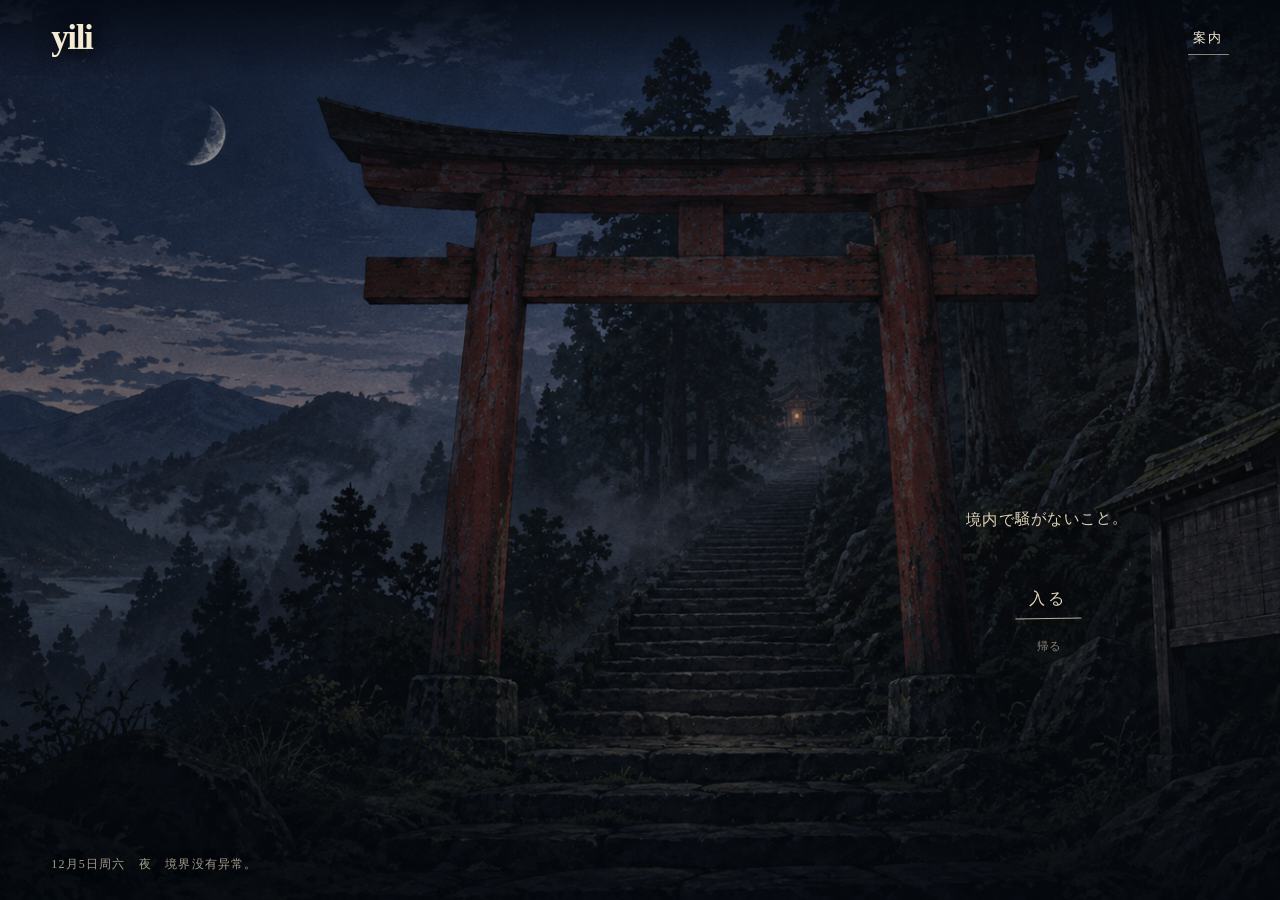
<file: index.html>
<!doctype html>
<html lang="zh-CN">
<head>
  <meta charset="utf-8">
  <meta name="viewport" content="width=device-width, initial-scale=1">
  <meta name="description" content="yili 的公开入口。跨过鸟居进入境内，或直接使用文字索引查找公开材料。">
  <meta name="theme-color" content="#091426">
  <title>结界外｜yiliyu.com</title>
  <link rel="canonical" href="https://yiliyu.com/">
  <link rel="alternate" type="application/rss+xml" title="yili 的公开更新" href="https://yiliyu.com/rss.xml">
  <link rel="icon" href="assets/favicon.svg" type="image/svg+xml">
  <link rel="stylesheet" href="assets/site.css">
  <meta property="og:type" content="website">
  <meta property="og:locale" content="zh_CN">
  <meta property="og:title" content="结界外｜yiliyu.com">
  <meta property="og:description" content="跨过鸟居进入 yili 的公开境内，或直接查找公开材料。">
  <meta property="og:url" content="https://yiliyu.com/">
  <meta property="og:image" content="https://yiliyu.com/assets/torii-threshold-v1.png">
  <meta name="twitter:card" content="summary_large_image">
  <script type="application/ld+json">{"@context":"https://schema.org","@type":"Person","name":"yili","url":"https://yiliyu.com/","description":"本科生、独立研究写作者。关注哲学、认知、人工智能与社会理论。","knowsAbout":["哲学","认知","人工智能","社会理论"]}</script>
  <script defer src="assets/site.js"></script>
</head>
<body class="gate-page" data-gate-page>
  <a class="skip-link" href="index/">直接前往文字索引</a>

  <header class="gate-header">
    <a class="gate-wordmark" href="/">yili</a>
    <a class="gate-guide" href="index/">案内</a>
  </header>

  <main class="threshold" aria-labelledby="gate-message">
    <img class="threshold-art" src="assets/torii-threshold-v1.png" alt="暮色山林中的古旧鸟居。石阶穿过鸟居，通往远处林间的一盏灯。">
    <div class="threshold-vignette" aria-hidden="true"></div>

    <section class="gate-notice" aria-label="境内告示">
      <p id="gate-message" data-gate-message>境内で騒がないこと。</p>
      <a class="enter-link" href="shrine/" data-enter>入る</a>
      <button class="leave-link" type="button" data-action="leave">帰る</button>
    </section>

    <p class="today-state" data-gate-status>正在看天色。</p>
  </main>

  <noscript><p class="noscript-note">JavaScript 没有启用；鸟居仍然能进，今日状态暂不更新。</p></noscript>
</body>
</html>
</file>
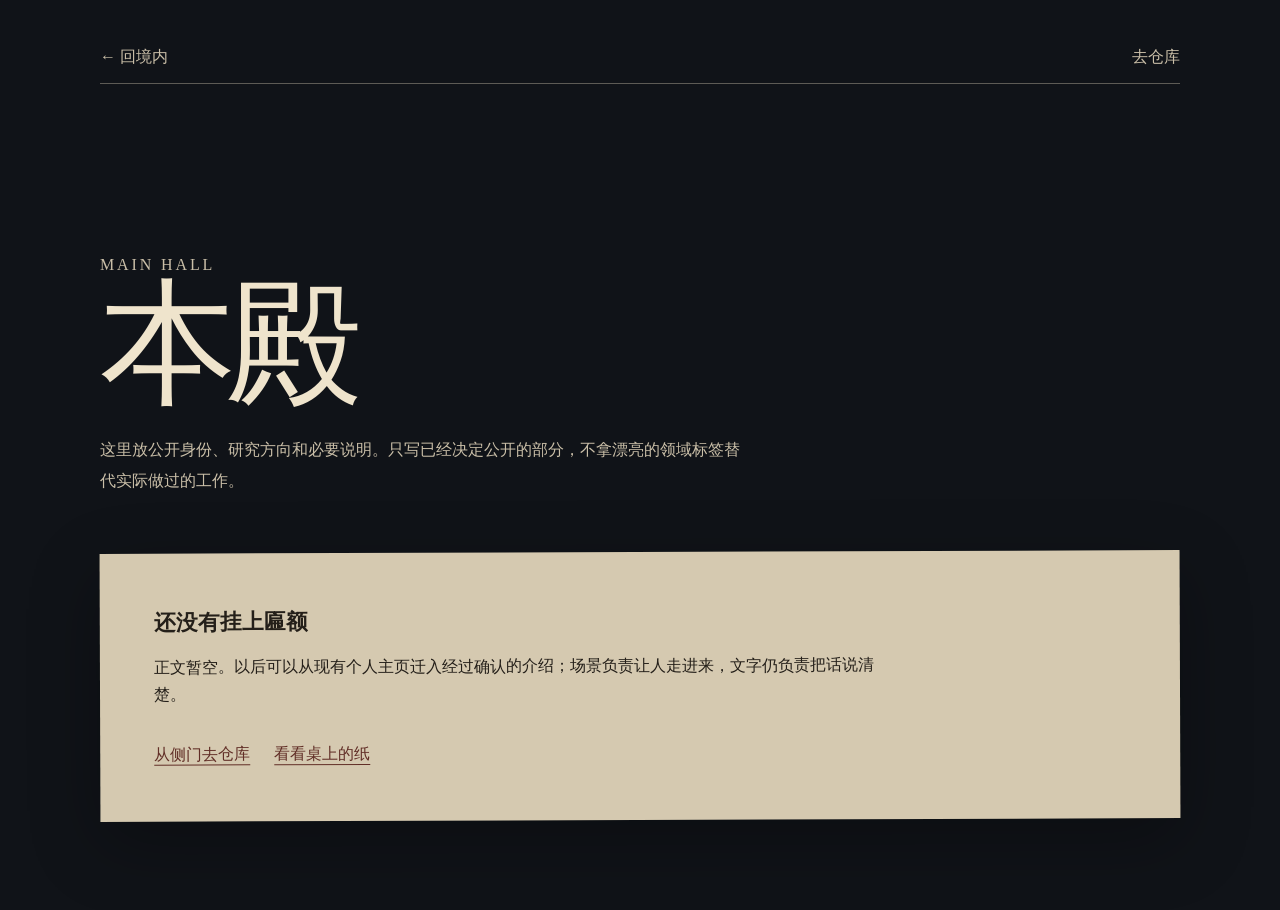
<file: about/index.html>
<!doctype html><html lang="zh-CN"><head><meta charset="utf-8"><meta name="viewport" content="width=device-width,initial-scale=1"><meta name="robots" content="noindex"><title>本殿｜yili</title><link rel="icon" href="../assets/favicon.svg"><link rel="stylesheet" href="../assets/site.css"></head><body class="room-page"><main class="room-shell"><nav class="room-nav"><a href="../shrine/">← 回境内</a><a href="../warehouse/">去仓库</a></nav><header class="room-title"><p class="room-kicker">Main hall</p><h1>本殿</h1><p>这里放公开身份、研究方向和必要说明。只写已经决定公开的部分，不拿漂亮的领域标签替代实际做过的工作。</p></header><section class="room-surface"><h2>还没有挂上匾额</h2><p>正文暂空。以后可以从现有个人主页迁入经过确认的介绍；场景负责让人走进来，文字仍负责把话说清楚。</p><div class="room-links"><a href="../warehouse/">从侧门去仓库</a><a href="../notes/">看看桌上的纸</a></div></section></main></body></html>
</file>
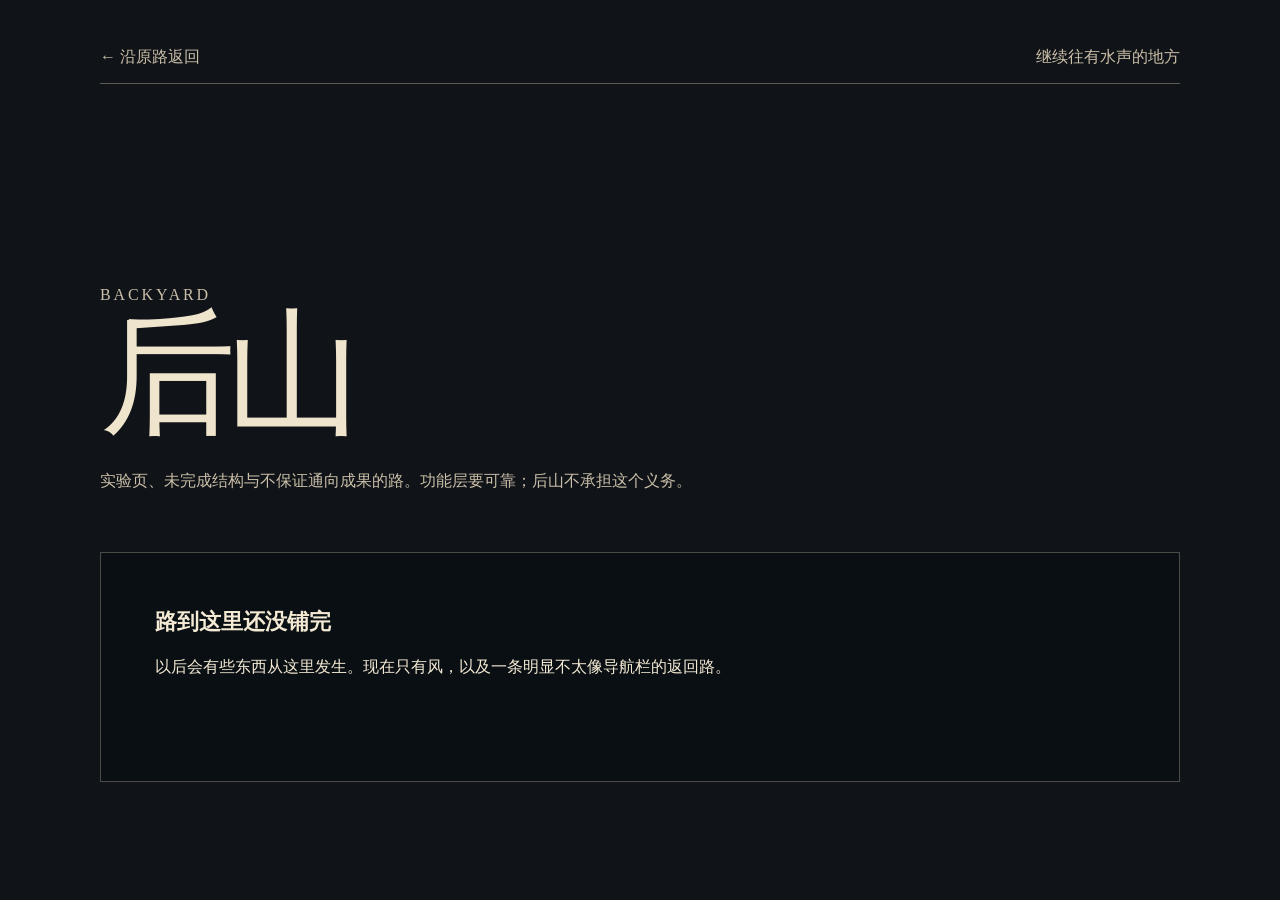
<file: backyard/index.html>
<!doctype html><html lang="zh-CN"><head><meta charset="utf-8"><meta name="viewport" content="width=device-width,initial-scale=1"><meta name="robots" content="noindex"><title>后山｜yili</title><link rel="icon" href="../assets/favicon.svg"><link rel="stylesheet" href="../assets/site.css"></head><body class="room-page"><main class="room-shell"><nav class="room-nav"><a href="../shrine/">← 沿原路返回</a><a href="../rain/">继续往有水声的地方</a></nav><header class="room-title"><p class="room-kicker">Backyard</p><h1>后山</h1><p>实验页、未完成结构与不保证通向成果的路。功能层要可靠；后山不承担这个义务。</p></header><section class="room-surface backyard-surface"><h2>路到这里还没铺完</h2><p>以后会有些东西从这里发生。现在只有风，以及一条明显不太像导航栏的返回路。</p></section></main></body></html>
</file>
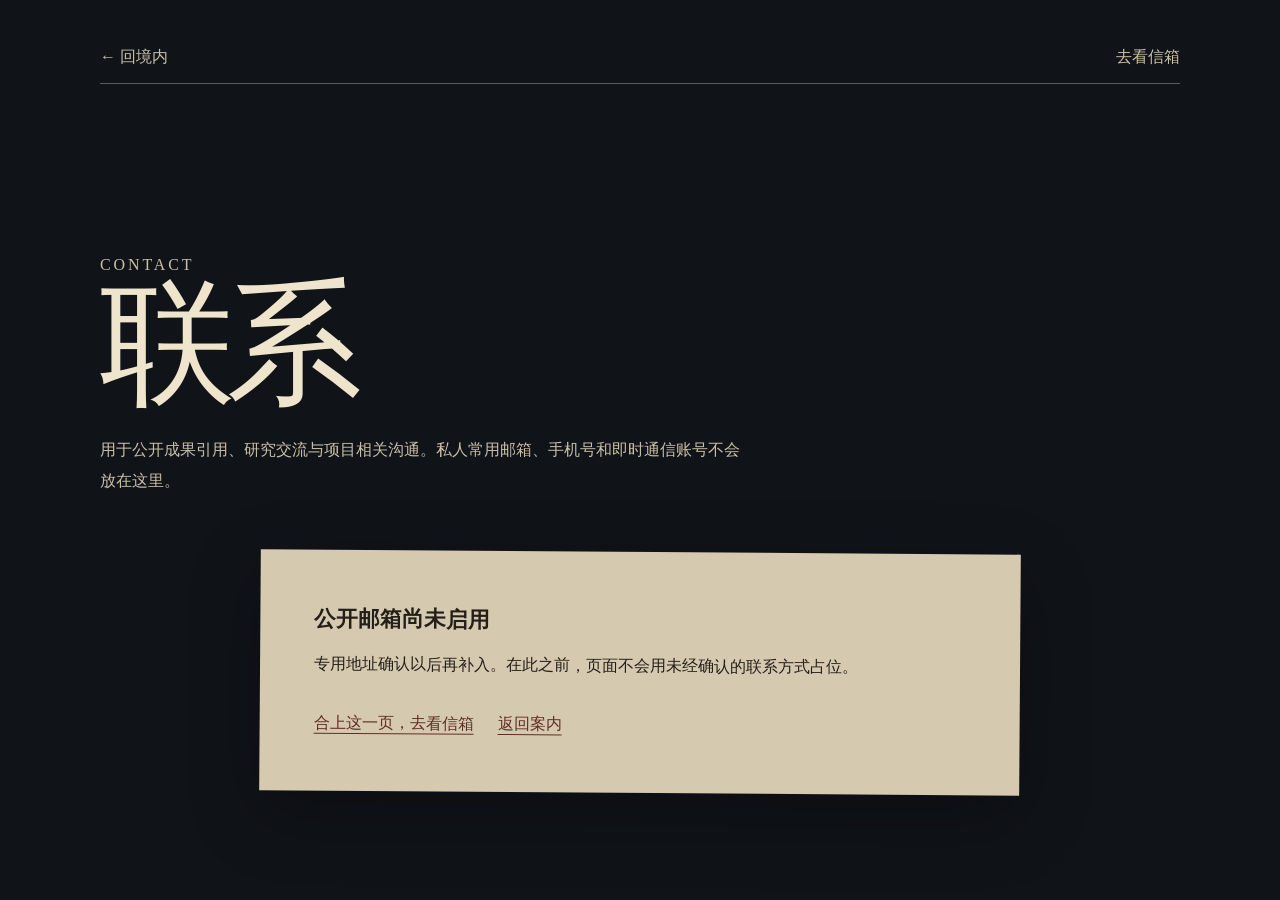
<file: contact/index.html>
<!doctype html>
<html lang="zh-CN">
<head>
  <meta charset="utf-8">
  <meta name="viewport" content="width=device-width, initial-scale=1">
  <meta name="description" content="联系 yili 进行公开成果与研究相关沟通。">
  <meta name="robots" content="noindex,follow">
  <title>联系｜yili</title>
  <link rel="icon" href="../assets/favicon.svg">
  <link rel="stylesheet" href="../assets/site.css">
</head>
<body class="room-page">
  <main class="room-shell">
    <nav class="room-nav"><a href="../shrine/">← 回境内</a><a href="../letters/">去看信箱</a></nav>
    <header class="room-title">
      <p class="room-kicker">Contact</p>
      <h1>联系</h1>
      <p>用于公开成果引用、研究交流与项目相关沟通。私人常用邮箱、手机号和即时通信账号不会放在这里。</p>
    </header>
    <section class="room-surface letter-surface">
      <h2>公开邮箱尚未启用</h2>
      <p>专用地址确认以后再补入。在此之前，页面不会用未经确认的联系方式占位。</p>
      <div class="room-links"><a href="../letters/">合上这一页，去看信箱</a><a href="../index/">返回案内</a></div>
    </section>
  </main>
</body>
</html>
</file>
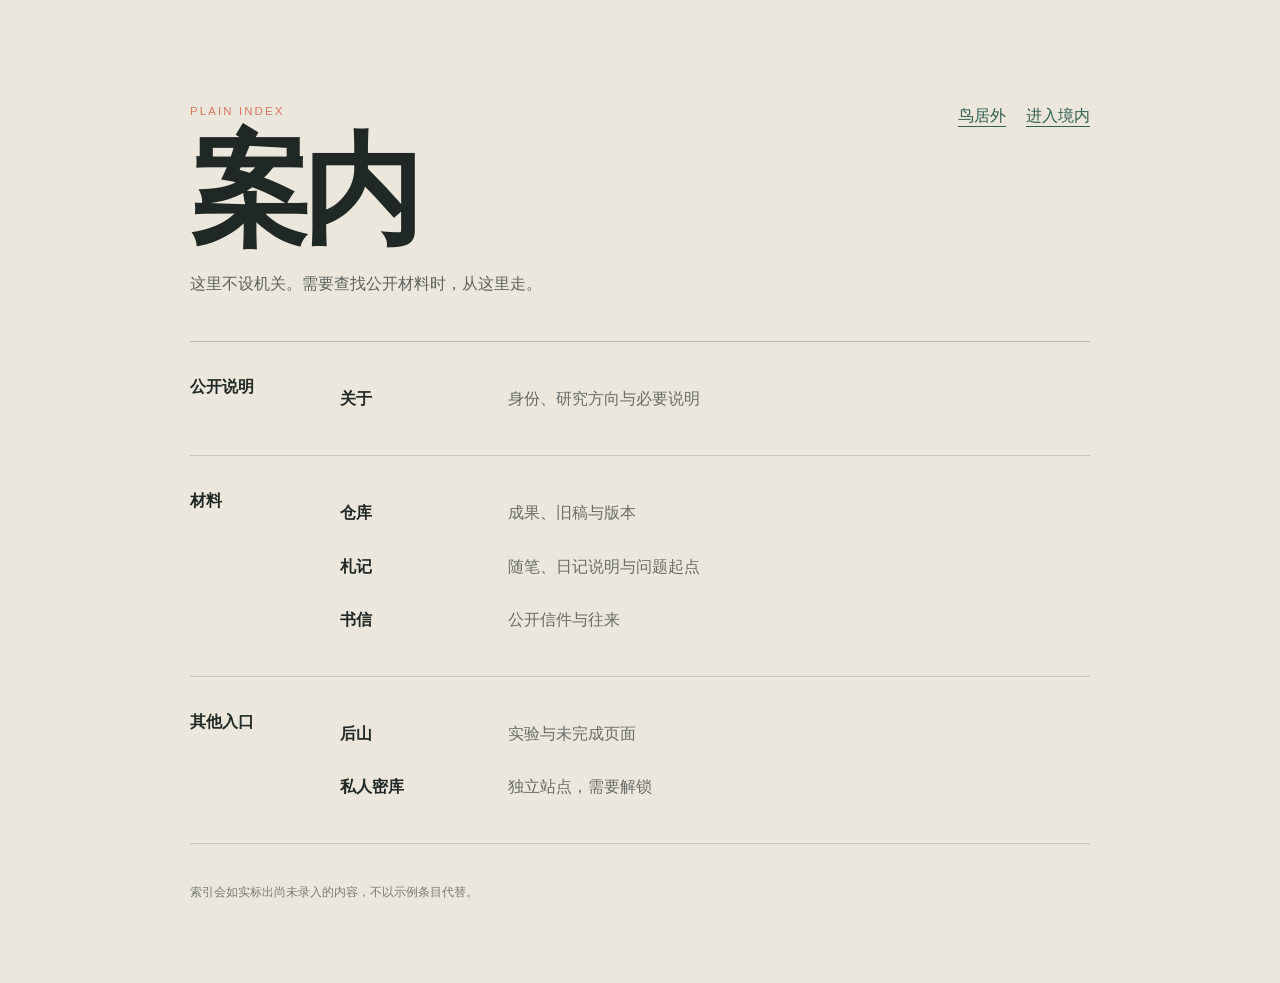
<file: index/index.html>
<!doctype html>
<html lang="zh-CN">
<head>
  <meta charset="utf-8">
  <meta name="viewport" content="width=device-width, initial-scale=1">
  <meta name="description" content="yiliyu.com 的公开文字索引。">
  <title>案内｜yiliyu.com</title>
  <link rel="icon" href="../assets/favicon.svg" type="image/svg+xml">
  <link rel="stylesheet" href="../assets/site.css">
</head>
<body class="formal-index-page">
  <main class="formal-index">
    <header class="formal-head">
      <p class="room-kicker">Plain index</p><h1>案内</h1>
      <p>这里不设机关。需要查找公开材料时，从这里走。</p>
      <nav aria-label="返回入口"><a href="../">鸟居外</a><a href="../shrine/">进入境内</a></nav>
    </header>
    <section class="index-section"><h2>公开说明</h2><a href="../about/"><strong>关于</strong><span>身份、研究方向与必要说明</span></a></section>
    <section class="index-section"><h2>材料</h2><a href="../warehouse/"><strong>仓库</strong><span>成果、旧稿与版本</span></a><a href="../notes/"><strong>札记</strong><span>随笔、日记说明与问题起点</span></a><a href="../letters/"><strong>书信</strong><span>公开信件与往来</span></a></section>
    <section class="index-section"><h2>其他入口</h2><a href="../backyard/"><strong>后山</strong><span>实验与未完成页面</span></a><a href="https://archive.yiliyu.com/"><strong>私人密库</strong><span>独立站点，需要解锁</span></a></section>
    <footer class="formal-foot">索引会如实标出尚未录入的内容，不以示例条目代替。</footer>
  </main>
</body>
</html>
</file>
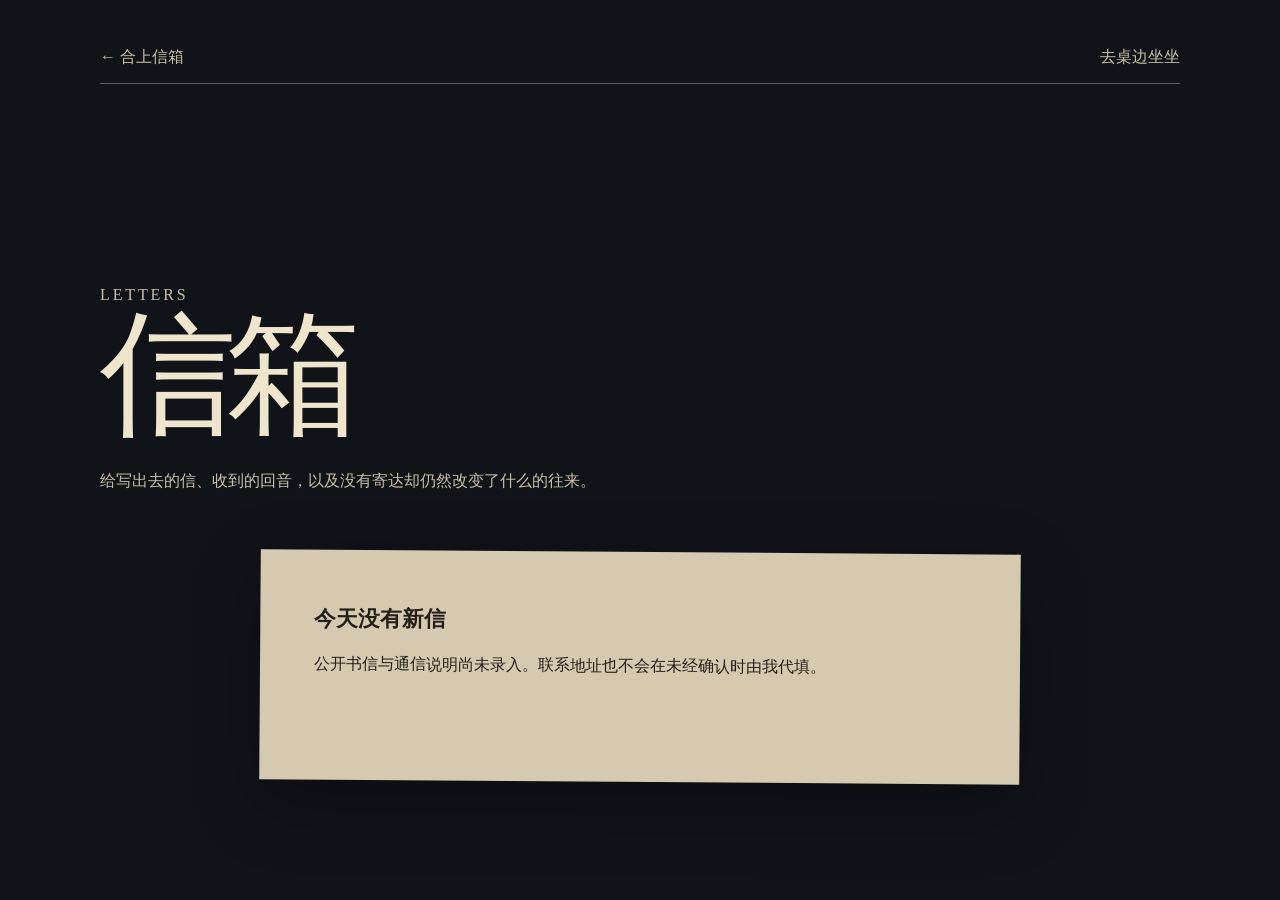
<file: letters/index.html>
<!doctype html><html lang="zh-CN"><head><meta charset="utf-8"><meta name="viewport" content="width=device-width,initial-scale=1"><meta name="robots" content="noindex"><title>信箱｜yili</title><link rel="icon" href="../assets/favicon.svg"><link rel="stylesheet" href="../assets/site.css"></head><body class="room-page"><main class="room-shell"><nav class="room-nav"><a href="../shrine/">← 合上信箱</a><a href="../notes/">去桌边坐坐</a></nav><header class="room-title"><p class="room-kicker">Letters</p><h1>信箱</h1><p>给写出去的信、收到的回音，以及没有寄达却仍然改变了什么的往来。</p></header><section class="room-surface letter-surface"><h2>今天没有新信</h2><p>公开书信与通信说明尚未录入。联系地址也不会在未经确认时由我代填。</p></section></main></body></html>
</file>
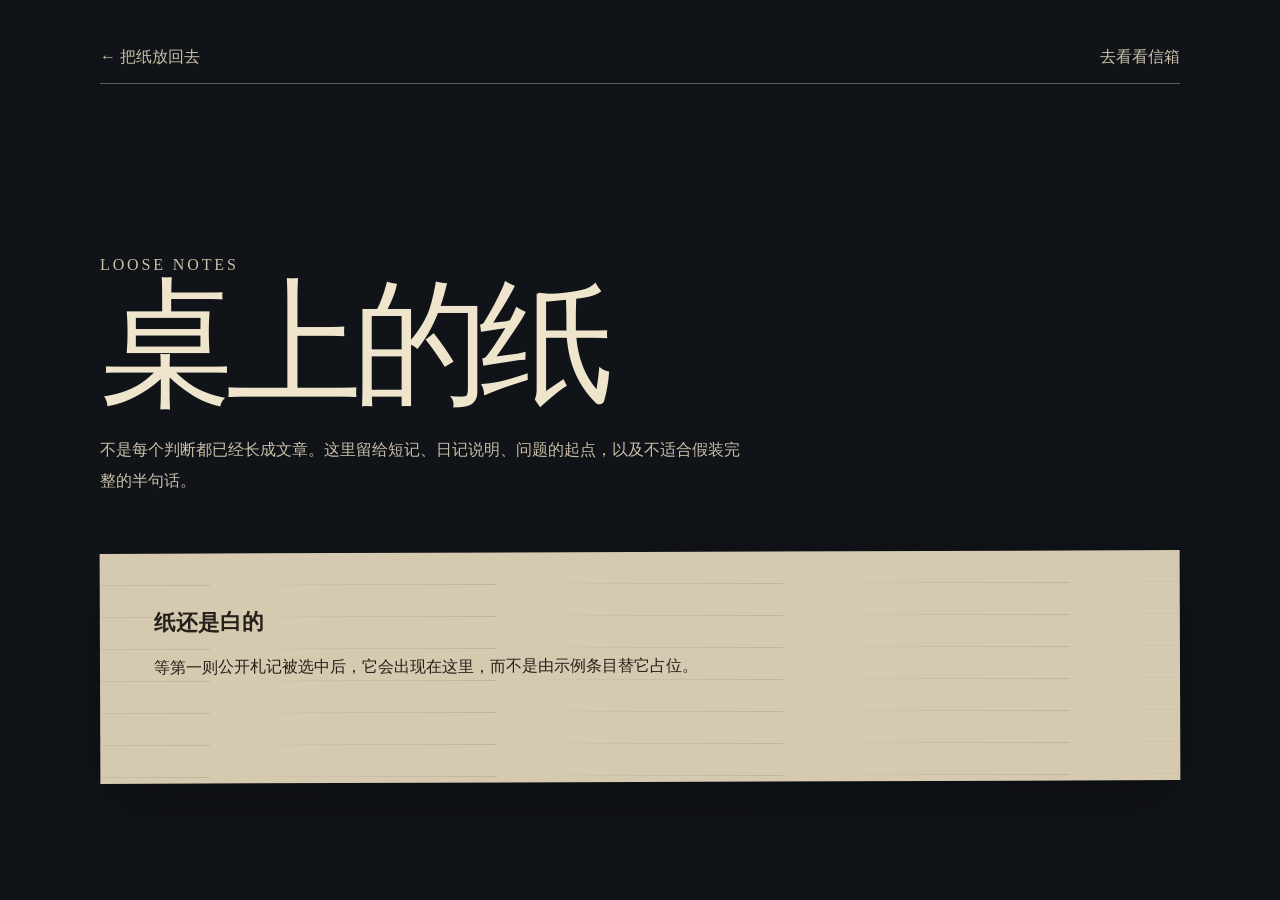
<file: notes/index.html>
<!doctype html><html lang="zh-CN"><head><meta charset="utf-8"><meta name="viewport" content="width=device-width,initial-scale=1"><meta name="robots" content="noindex"><title>桌上的纸｜yili</title><link rel="icon" href="../assets/favicon.svg"><link rel="stylesheet" href="../assets/site.css"></head><body class="room-page"><main class="room-shell"><nav class="room-nav"><a href="../shrine/">← 把纸放回去</a><a href="../letters/">去看看信箱</a></nav><header class="room-title"><p class="room-kicker">Loose notes</p><h1>桌上的纸</h1><p>不是每个判断都已经长成文章。这里留给短记、日记说明、问题的起点，以及不适合假装完整的半句话。</p></header><section class="room-surface notes-surface"><h2>纸还是白的</h2><p>等第一则公开札记被选中后，它会出现在这里，而不是由示例条目替它占位。</p></section></main></body></html>
</file>
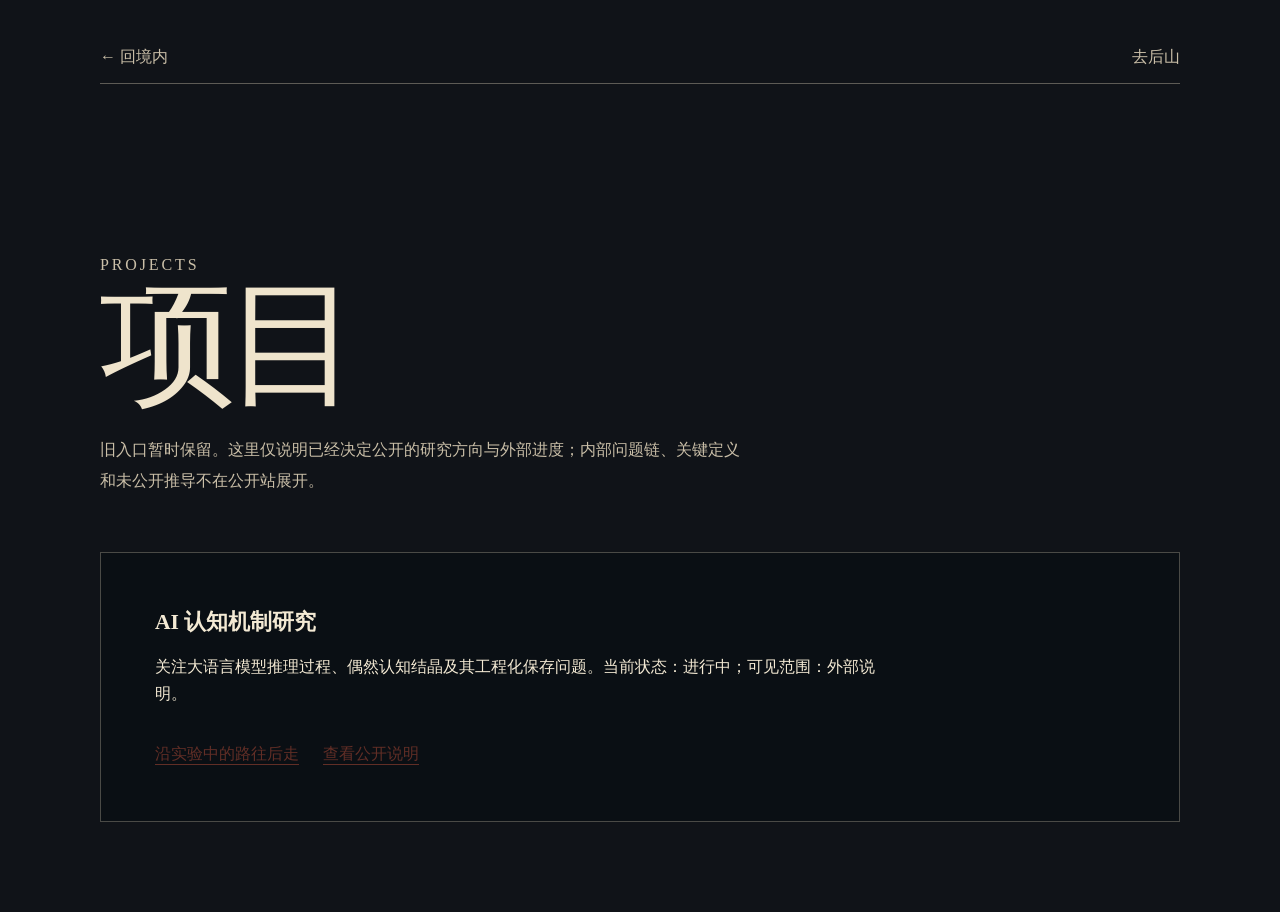
<file: projects/index.html>
<!doctype html>
<html lang="zh-CN">
<head>
  <meta charset="utf-8">
  <meta name="viewport" content="width=device-width, initial-scale=1">
  <meta name="description" content="yili 当前公开研究项目的简要入口。">
  <meta name="robots" content="noindex,follow">
  <title>项目｜yili</title>
  <link rel="icon" href="../assets/favicon.svg">
  <link rel="stylesheet" href="../assets/site.css">
</head>
<body class="room-page">
  <main class="room-shell">
    <nav class="room-nav"><a href="../shrine/">← 回境内</a><a href="../backyard/">去后山</a></nav>
    <header class="room-title">
      <p class="room-kicker">Projects</p>
      <h1>项目</h1>
      <p>旧入口暂时保留。这里仅说明已经决定公开的研究方向与外部进度；内部问题链、关键定义和未公开推导不在公开站展开。</p>
    </header>
    <section class="room-surface backyard-surface">
      <h2>AI 认知机制研究</h2>
      <p>关注大语言模型推理过程、偶然认知结晶及其工程化保存问题。当前状态：进行中；可见范围：外部说明。</p>
      <div class="room-links"><a href="../backyard/">沿实验中的路往后走</a><a href="../about/">查看公开说明</a></div>
    </section>
  </main>
</body>
</html>
</file>
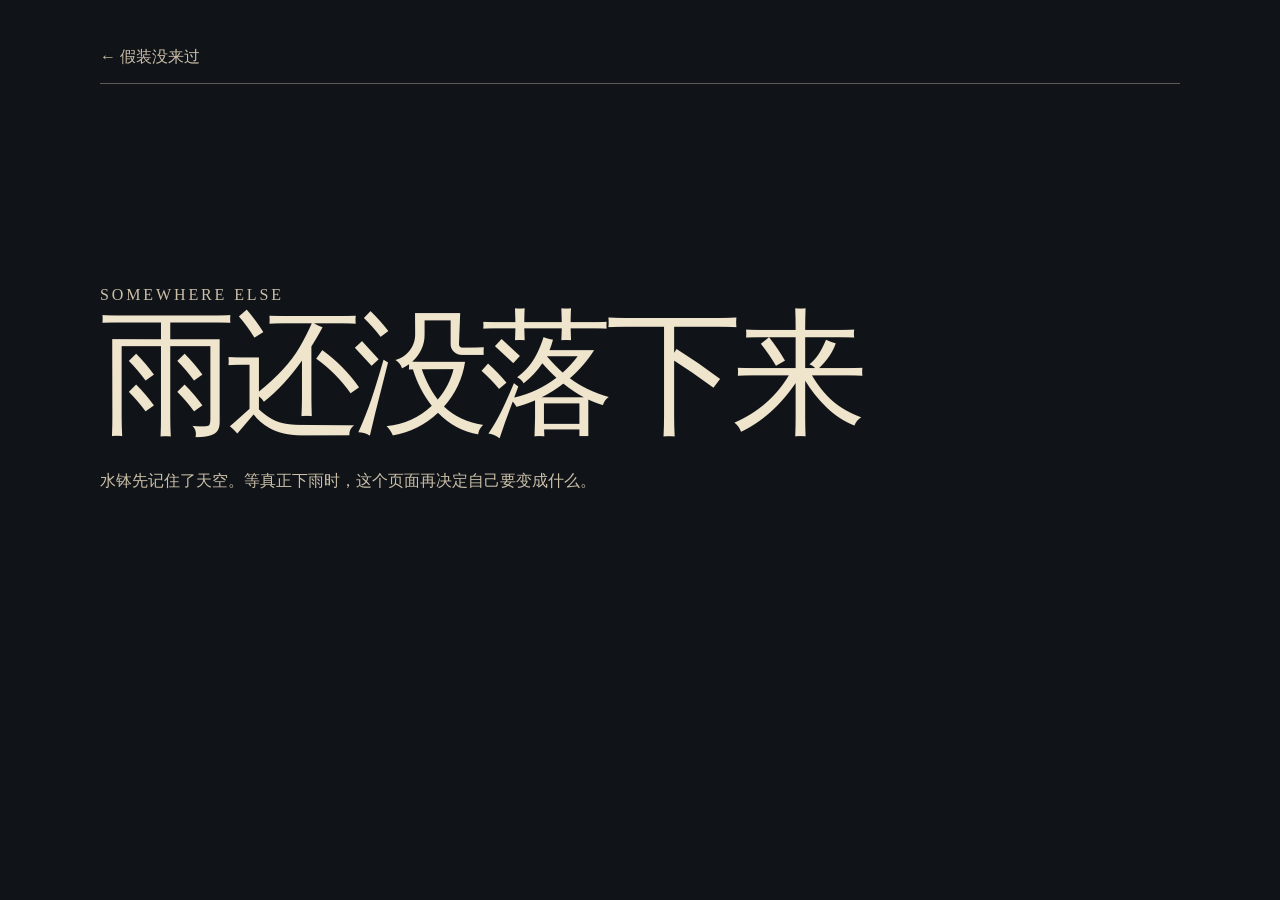
<file: rain/index.html>
<!doctype html><html lang="zh-CN"><head><meta charset="utf-8"><meta name="viewport" content="width=device-width,initial-scale=1"><meta name="robots" content="noindex,nofollow"><title>雨还没落下来</title><link rel="icon" href="../assets/favicon.svg"><link rel="stylesheet" href="../assets/site.css"></head><body class="room-page"><main class="room-shell"><nav class="room-nav"><a href="../shrine/">← 假装没来过</a></nav><header class="room-title"><p class="room-kicker">Somewhere else</p><h1>雨还没落下来</h1><p>水钵先记住了天空。等真正下雨时，这个页面再决定自己要变成什么。</p></header></main></body></html>
</file>
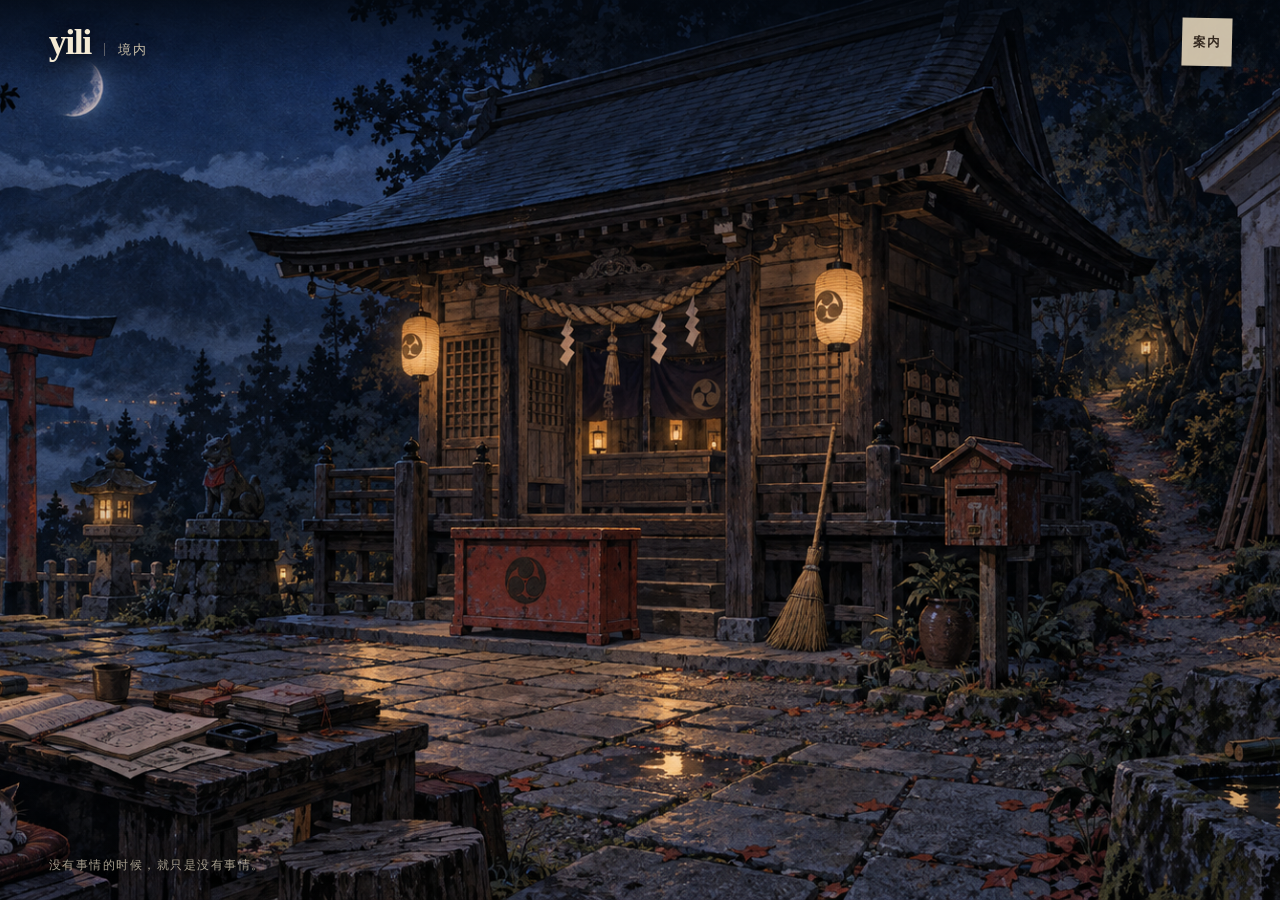
<file: shrine/index.html>
<!doctype html>
<html lang="zh-CN" class="scene-root">
<head>
  <meta charset="utf-8">
  <meta name="viewport" content="width=device-width, initial-scale=1">
  <meta name="description" content="yili 的公开境内：一座可以走动、翻找与偶然误入的私人研究神社。">
  <meta name="theme-color" content="#0b1728">
  <title>境内｜yiliyu.com</title>
  <link rel="icon" href="../assets/favicon.svg" type="image/svg+xml">
  <link rel="stylesheet" href="../assets/site.css">
  <script defer src="../assets/site.js"></script>
</head>
<body class="scene-page">
  <a class="skip-link" href="#plain-index">跳到文字索引</a>

  <header class="scene-header">
    <a class="wordmark" href="../" aria-label="回到鸟居外"><strong>yili</strong><span>境内</span></a>
    <div class="scene-tools">
      <button class="scene-tool" type="button" data-action="toggle-index" aria-expanded="false" aria-controls="plain-index">案内</button>
    </div>
  </header>

  <main class="scene" aria-label="神社境内，可点击场景中的物件进入不同地点">
    <img class="scene-art" src="../assets/shrine-dusk-v1.png" alt="暮色中的山间神社。境内有赛钱箱、扫帚、信箱、散落着纸张的矮桌、仓库与通往后山的小路。">
    <div class="scene-shade" aria-hidden="true"></div>

    <a class="hotspot hotspot-hall" href="../about/" aria-label="走进本殿，查看关于 yili 的说明"><span class="hotspot-dot"></span><span class="hotspot-label">走进本殿</span></a>
    <a class="hotspot hotspot-warehouse" href="../warehouse/" aria-label="进入亮着灯的仓库"><span class="hotspot-dot"></span><span class="hotspot-label">翻仓库</span></a>
    <a class="hotspot hotspot-mail" href="../letters/" aria-label="打开信箱"><span class="hotspot-dot"></span><span class="hotspot-label">看信箱</span></a>
    <a class="hotspot hotspot-desk" href="../notes/" aria-label="查看桌上的纸"><span class="hotspot-dot"></span><span class="hotspot-label">翻桌上的纸</span></a>
    <a class="hotspot hotspot-path" href="../backyard/" aria-label="沿着小路去后山"><span class="hotspot-dot"></span><span class="hotspot-label">沿着灯走</span></a>
    <button class="hotspot hotspot-saisen" type="button" data-action="saisen" aria-label="向赛钱箱里投点什么"><span class="hotspot-dot"></span><span class="hotspot-label">投点什么</span></button>
    <button class="hotspot hotspot-broom" type="button" data-action="broom" aria-label="碰一下靠在廊前的扫帚"><span class="hotspot-dot"></span><span class="hotspot-label">别碰扫帚</span></button>
    <a class="hotspot hotspot-water hidden-hotspot" href="../rain/" aria-label="看看水钵里映着什么"><span class="hotspot-dot"></span><span class="hotspot-label">水里有什么</span></a>
    <p class="scene-whisper" aria-hidden="true">没有事情的时候，就只是没有事情。</p>
    <p class="scene-pan-hint" aria-hidden="true">←　在境内走走　→</p>
  </main>

  <aside id="plain-index" class="plain-index" aria-label="境内文字索引" hidden>
    <div class="index-heading"><p>如果不想在夜里找路</p><button type="button" data-action="toggle-index" aria-label="关闭文字索引">×</button></div>
    <nav>
      <a href="../about/"><span>本殿</span><small>关于与公开说明</small></a>
      <a href="../warehouse/"><span>仓库</span><small>成果、旧稿与版本</small></a>
      <a href="../notes/"><span>桌上的纸</span><small>随笔与研究札记</small></a>
      <a href="../letters/"><span>信箱</span><small>书信与往来</small></a>
      <a href="../backyard/"><span>后山</span><small>实验与未完成页面</small></a>
      <a href="../index/"><span>正式索引</span><small>不绕路地查找</small></a>
      <a href="https://archive.yiliyu.com/"><span>私人密库</span><small>需要另行解锁</small></a>
    </nav>
    <p class="index-note">这里只列能直说的路。还有一些地方不在这里。</p>
  </aside>
  <div class="toast" role="status" aria-live="polite"></div>
</body>
</html>
</file>
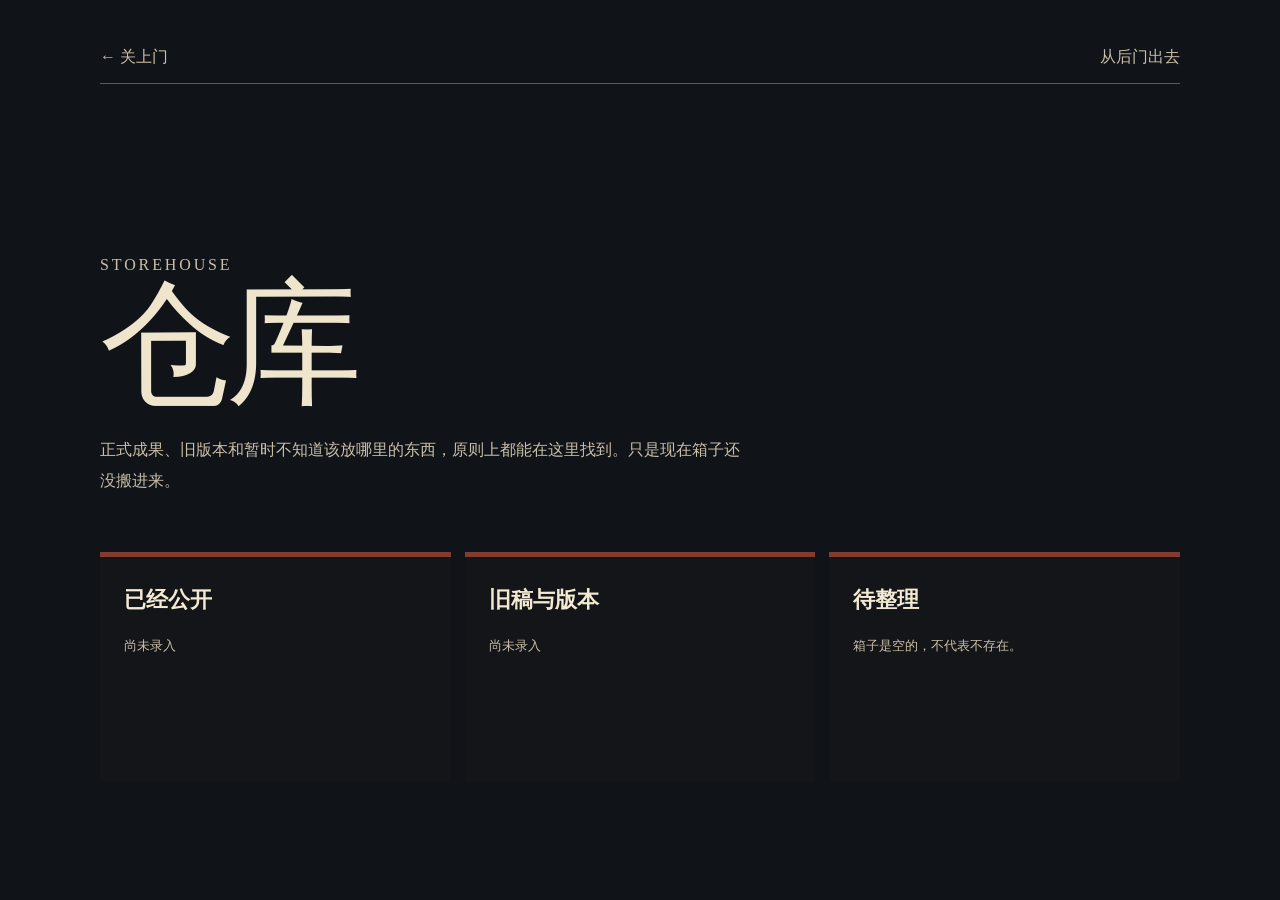
<file: warehouse/index.html>
<!doctype html><html lang="zh-CN"><head><meta charset="utf-8"><meta name="viewport" content="width=device-width,initial-scale=1"><meta name="robots" content="noindex"><title>仓库｜yili</title><link rel="icon" href="../assets/favicon.svg"><link rel="stylesheet" href="../assets/site.css"></head><body class="room-page"><main class="room-shell"><nav class="room-nav"><a href="../shrine/">← 关上门</a><a href="../backyard/">从后门出去</a></nav><header class="room-title"><p class="room-kicker">Storehouse</p><h1>仓库</h1><p>正式成果、旧版本和暂时不知道该放哪里的东西，原则上都能在这里找到。只是现在箱子还没搬进来。</p></header><div class="room-surface shelf"><section><h2>已经公开</h2><small>尚未录入</small></section><section><h2>旧稿与版本</h2><small>尚未录入</small></section><section><h2>待整理</h2><small>箱子是空的，不代表不存在。</small></section></div></main></body></html>
</file>
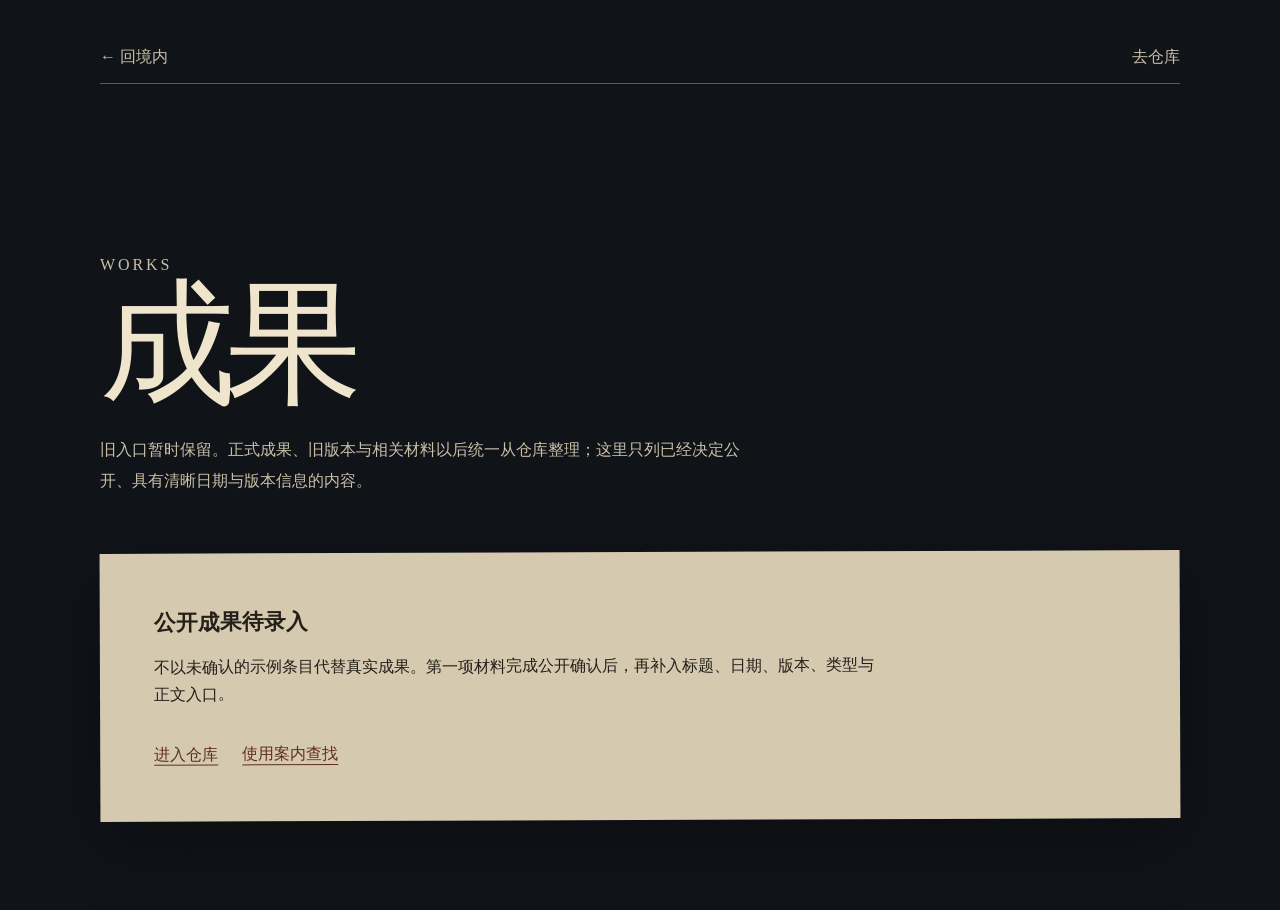
<file: works/index.html>
<!doctype html>
<html lang="zh-CN">
<head>
  <meta charset="utf-8">
  <meta name="viewport" content="width=device-width, initial-scale=1">
  <meta name="description" content="yili 已明确公开并完成版本标记的成果入口。">
  <meta name="robots" content="noindex,follow">
  <title>成果｜yili</title>
  <link rel="icon" href="../assets/favicon.svg">
  <link rel="stylesheet" href="../assets/site.css">
</head>
<body class="room-page">
  <main class="room-shell">
    <nav class="room-nav"><a href="../shrine/">← 回境内</a><a href="../warehouse/">去仓库</a></nav>
    <header class="room-title">
      <p class="room-kicker">Works</p>
      <h1>成果</h1>
      <p>旧入口暂时保留。正式成果、旧版本与相关材料以后统一从仓库整理；这里只列已经决定公开、具有清晰日期与版本信息的内容。</p>
    </header>
    <section class="room-surface">
      <h2>公开成果待录入</h2>
      <p>不以未确认的示例条目代替真实成果。第一项材料完成公开确认后，再补入标题、日期、版本、类型与正文入口。</p>
      <div class="room-links"><a href="../warehouse/">进入仓库</a><a href="../index/">使用案内查找</a></div>
    </section>
  </main>
</body>
</html>
</file>
<file: assets/site.css>
:root {
  color-scheme: dark;
  --ink: #f4ead4;
  --ink-dim: #cabfa8;
  --night: #07101d;
  --night-soft: rgba(7, 16, 29, .72);
  --vermilion: #b44535;
  --vermilion-bright: #df705c;
  --paper: #efe3c9;
  --paper-ink: #241f19;
  --line: rgba(239, 227, 201, .34);
  --serif: "Noto Serif SC", "Source Han Serif SC", "Songti SC", SimSun, serif;
  --sans: Inter, "Noto Sans SC", "Source Han Sans SC", "Microsoft YaHei", sans-serif;
}

* { box-sizing: border-box; }
html { min-height: 100%; background: var(--night); }
.scene-root { scrollbar-width: none; }
.scene-root::-webkit-scrollbar { display: none; }
body { margin: 0; min-height: 100vh; color: var(--ink); font: 400 16px/1.7 var(--sans); }
a { color: inherit; }
button, input { font: inherit; }
button { color: inherit; }
[hidden] { display: none !important; }
:focus-visible { outline: 2px solid #fff1bd; outline-offset: 4px; }

.skip-link {
  position: fixed; z-index: 100; top: 12px; left: 12px; padding: .65rem 1rem;
  background: var(--paper); color: var(--paper-ink); transform: translateY(-180%);
}
.skip-link:focus { transform: none; }

/* threshold / homepage */
.gate-page { overflow: hidden; background: #07101d; }
.gate-header {
  position: fixed; z-index: 20; inset: 0 0 auto; display: flex; justify-content: space-between;
  align-items: center; min-height: 76px; padding: 18px clamp(20px, 4vw, 66px);
  background: linear-gradient(to bottom, rgba(3,8,15,.76), transparent); pointer-events: none;
}
.gate-wordmark, .gate-guide { pointer-events: auto; color: var(--ink); text-decoration: none; text-shadow: 0 2px 18px #000; }
.gate-wordmark { font: 600 clamp(1.55rem, 3vw, 2.2rem)/1 Georgia, serif; letter-spacing: -.04em; }
.gate-guide { padding: 8px 5px; border-bottom: 1px solid rgba(239,227,201,.58); font: 500 .82rem/1.3 var(--serif); letter-spacing: .18em; }
.threshold { position: relative; width: 100vw; height: 100svh; min-height: 560px; overflow: hidden; isolation: isolate; }
.threshold-art { position: absolute; inset: 0; width: 100%; height: 100%; object-fit: cover; object-position: center; }
.threshold-vignette {
  position: absolute; inset: 0; background: linear-gradient(to bottom, rgba(2,7,13,.04) 45%, rgba(2,7,13,.72) 100%), radial-gradient(circle at 52% 46%, transparent 20%, rgba(1,5,10,.2) 86%);
  pointer-events: none;
}
.time-dawn .threshold-art { filter: brightness(1.06) saturate(.84) sepia(.08); }
.time-day .threshold-art { filter: brightness(1.16) saturate(.78); }
.time-night .threshold-art { filter: brightness(.82) saturate(.86); }
.gate-notice {
  position: absolute; z-index: 4; right: clamp(5vw, 8vw, 150px); top: 54%; width: min(260px, 32vw);
  padding: 20px 18px 18px; color: #dfd3b9; text-align: center; text-shadow: 0 2px 8px #000;
  transform: rotate(-.7deg);
}
.gate-notice p { min-height: 3.4em; margin: 0 0 22px; font: 500 clamp(.88rem, 1.2vw, 1rem)/1.75 var(--serif); letter-spacing: .08em; }
.enter-link, .leave-link { display: block; width: max-content; margin-inline: auto; color: inherit; font-family: var(--serif); text-decoration: none; cursor: pointer; }
.enter-link { padding: 5px 14px; border-bottom: 1px solid rgba(239,227,201,.75); font-size: 1.02rem; letter-spacing: .18em; }
.enter-link:hover { color: #fff4ce; border-color: var(--vermilion-bright); }
.leave-link { margin-top: 15px; padding: 3px 5px; border: 0; background: transparent; color: rgba(223,211,185,.55); font-size: .72rem; }
.leave-link:hover { color: var(--ink); }
.today-state {
  position: absolute; z-index: 4; left: clamp(20px,4vw,66px); bottom: 26px; margin: 0;
  color: rgba(239,227,201,.68); font: 400 .75rem/1.7 var(--serif); letter-spacing: .1em; text-shadow: 0 2px 12px #000;
}
.noscript-note { position: fixed; z-index: 30; left: 50%; bottom: 20px; transform: translateX(-50%); margin: 0; padding: 8px 12px; background: #111; }

.scene-page { overflow: hidden; background: #07101d; scrollbar-width: none; }
.scene-page::-webkit-scrollbar { display: none; }
.scene-header {
  position: fixed; z-index: 20; inset: 0 0 auto; display: flex; justify-content: space-between;
  align-items: center; min-height: 78px; padding: 18px clamp(18px, 3.8vw, 64px);
  background: linear-gradient(to bottom, rgba(3, 8, 15, .78), transparent);
  pointer-events: none;
}
.wordmark, .scene-tools { pointer-events: auto; }
.wordmark { display: flex; align-items: baseline; gap: 13px; text-decoration: none; text-shadow: 0 2px 20px #000; }
.wordmark strong { font: 600 clamp(1.55rem, 3vw, 2.25rem)/1 Georgia, serif; letter-spacing: -.04em; }
.wordmark span { padding-left: 13px; border-left: 1px solid var(--line); color: var(--ink-dim); font: 500 .82rem/1 var(--serif); letter-spacing: .18em; }
.scene-tools { display: flex; gap: 8px; }
.scene-tool {
  min-height: 48px; padding: 8px 11px; border: 0; border-radius: 0;
  background: rgba(231, 217, 189, .88); color: #32271e; box-shadow: 1px 4px 12px rgba(0,0,0,.32);
  font: 600 .78rem/1.2 var(--serif); letter-spacing: .14em; transform: rotate(1.4deg); cursor: pointer;
}
.scene-tool:hover { background: #f3e5c6; color: #8d3329; transform: rotate(-.6deg); }

.scene { position: relative; width: 100vw; height: 100svh; min-height: 560px; overflow: hidden; isolation: isolate; }
.scene-art { position: absolute; inset: 0; width: 100%; height: 100%; object-fit: cover; object-position: 50% 50%; }
.scene-shade { position: absolute; inset: 0; background: linear-gradient(90deg, rgba(2,8,16,.18), transparent 32%, transparent 72%, rgba(2,8,16,.12)); pointer-events: none; }
.scene-whisper {
  position: absolute; z-index: 4; left: clamp(18px, 3.8vw, 64px); bottom: 25px; margin: 0;
  color: rgba(239,227,201,.68); font: 400 .78rem/1.5 var(--serif); letter-spacing: .12em;
  text-shadow: 0 2px 12px #000;
}

.hotspot {
  position: absolute; z-index: 5; display: grid; place-items: center; width: 48px; height: 48px;
  padding: 0; border: 0; background: transparent; text-decoration: none; cursor: pointer;
}
.hotspot-dot {
  width: 42px; height: 30px; border: 0; border-radius: 50%; opacity: 0;
  background: radial-gradient(ellipse, rgba(255,210,135,.34), rgba(255,195,116,.08) 48%, transparent 72%);
  transition: transform .22s ease, opacity .22s ease;
}
.hotspot-label {
  position: absolute; bottom: calc(100% + 3px); left: 50%; width: max-content; max-width: 170px;
  padding: 6px 9px 5px; border: 1px solid rgba(239,227,201,.34); border-radius: 2px;
  background: rgba(6, 12, 21, .84); color: #fff3d5; font: 500 .76rem/1.3 var(--serif);
  letter-spacing: .06em; opacity: 0; transform: translate(-50%, 5px); transition: .18s ease; pointer-events: none;
  text-shadow: 0 1px 5px #000;
}
.hotspot:hover .hotspot-dot, .hotspot:focus-visible .hotspot-dot { opacity: 1; transform: scale(1.35); }
.hotspot:hover .hotspot-label, .hotspot:focus-visible .hotspot-label, .show-labels .hotspot:not(.hidden-hotspot) .hotspot-label { opacity: 1; transform: translate(-50%, 0); }
.hotspot-hall { left: 52%; top: 45%; }
.hotspot-warehouse { left: 93%; top: 40%; }
.hotspot-mail { left: 72%; top: 54%; }
.hotspot-desk { left: 26%; top: 77%; }
.hotspot-path { left: 82%; top: 46%; }
.hotspot-saisen { left: 44%; top: 62%; }
.hotspot-broom { left: 61%; top: 65%; }
.hotspot-water { left: 91%; top: 87%; }
.hidden-hotspot .hotspot-dot { opacity: 0; }
.hidden-hotspot:hover .hotspot-dot, .hidden-hotspot:focus-visible .hotspot-dot { opacity: 1; }
.scene-pan-hint { display: none; }
.scene.is-dragging { cursor: grabbing; user-select: none; }

.plain-index {
  position: fixed; z-index: 40; top: 0; right: 0; width: min(440px, 100%); height: 100svh; overflow: auto;
  padding: 34px clamp(24px, 4vw, 48px); background: rgba(12, 14, 17, .94); border-left: 1px solid var(--line);
  box-shadow: -28px 0 90px rgba(0,0,0,.42); backdrop-filter: blur(18px);
}
.index-heading { display: flex; justify-content: space-between; align-items: start; gap: 20px; padding: 24px 0 34px; border-bottom: 1px solid var(--line); }
.index-heading p { margin: 0; font: 500 clamp(1.3rem, 5vw, 1.9rem)/1.5 var(--serif); }
.index-heading button { width: 42px; height: 42px; border: 1px solid var(--line); background: transparent; cursor: pointer; font-size: 1.5rem; }
.plain-index nav { display: grid; }
.plain-index nav a { display: grid; grid-template-columns: 7rem 1fr; gap: 16px; padding: 19px 0; border-bottom: 1px solid rgba(239,227,201,.15); text-decoration: none; }
.plain-index nav a:hover span { color: #ffb09c; }
.plain-index nav span { font: 500 1rem/1.5 var(--serif); }
.plain-index nav small { color: var(--ink-dim); font-size: .78rem; }
.index-note { margin-top: 36px; color: rgba(239,227,201,.58); font-size: .78rem; }
.toast {
  position: fixed; z-index: 60; left: 50%; bottom: 38px; max-width: min(90vw, 520px); padding: 11px 16px;
  border: 1px solid var(--line); background: rgba(4,9,16,.9); color: var(--ink); font-family: var(--serif);
  opacity: 0; transform: translate(-50%, 16px); transition: .25s; pointer-events: none;
}
.toast.is-visible { opacity: 1; transform: translate(-50%, 0); }

/* interior pages */
.room-page { min-height: 100vh; background: #101318; color: #efe4cc; }
.room-page::before { content: ""; position: fixed; inset: 0; z-index: -2; background: var(--room-bg, radial-gradient(circle at 20% 20%, #272e37, #0e1115 64%)); }
.room-page::after { content: ""; position: fixed; inset: 0; z-index: -1; opacity: .22; background-image: url("shrine-dusk-v1.png"); background-size: cover; background-position: center; filter: blur(16px) saturate(.45); transform: scale(1.08); }
.room-shell { width: min(1080px, calc(100% - 36px)); margin: 0 auto; padding: 30px 0 90px; }
.room-nav { display: flex; justify-content: space-between; align-items: center; min-height: 54px; border-bottom: 1px solid var(--line); }
.room-nav a { color: var(--ink-dim); text-decoration: none; }
.room-nav a:hover { color: var(--ink); }
.room-title { min-height: 52vh; display: flex; flex-direction: column; justify-content: end; padding: 80px 0 56px; }
.room-kicker { margin: 0 0 8px; color: #d77763; font-size: .72rem; letter-spacing: .18em; text-transform: uppercase; }
.room-title h1 { margin: 0; font: 500 clamp(3.5rem, 13vw, 8.5rem)/.95 var(--serif); letter-spacing: -.07em; }
.room-title p { max-width: 650px; margin: 26px 0 0; color: var(--ink-dim); font: 400 1rem/1.9 var(--serif); }
.room-surface { min-height: 230px; padding: clamp(24px, 5vw, 54px); background: rgba(231,217,189,.92); color: var(--paper-ink); box-shadow: 0 22px 70px rgba(0,0,0,.28); transform: rotate(-.2deg); }
.room-surface h2 { margin: 0 0 16px; font: 600 1.35rem/1.4 var(--serif); }
.room-surface p { max-width: 720px; margin: 0; }
.room-links { display: flex; flex-wrap: wrap; gap: 10px 24px; margin-top: 32px; }
.room-links a { color: #612e26; text-underline-offset: 5px; }
.shelf { display: grid; grid-template-columns: repeat(3, 1fr); gap: 14px; padding: 0; background: transparent; color: var(--ink); box-shadow: none; transform: none; }
.shelf section { min-height: 230px; padding: 28px 24px; border-top: 5px solid #813b2f; background: rgba(20,22,24,.84); }
.shelf small { color: var(--ink-dim); }
.letter-surface { max-width: 760px; margin: 0 auto; transform: rotate(.4deg); }
.notes-surface { background-image: repeating-linear-gradient(to bottom, transparent 0 31px, rgba(70,55,35,.14) 32px); }
.backyard-surface { background: rgba(7,13,18,.6); color: var(--ink); border: 1px solid rgba(239,227,201,.28); box-shadow: none; transform: none; }
.error-code { font: 500 clamp(7rem, 28vw, 18rem)/.8 Georgia,serif; color: rgba(239,227,201,.08); }

/* plain, reliable index */
.formal-index-page { min-height: 100vh; background: #ece7dc; color: #202825; }
.formal-index { width: min(900px, calc(100% - 40px)); margin: 0 auto; padding: clamp(44px,8vw,104px) 0 80px; }
.formal-head { display: grid; grid-template-columns: 1fr auto; gap: 8px 40px; padding-bottom: 44px; border-bottom: 1px solid #bdb8ad; }
.formal-head .room-kicker, .formal-head h1, .formal-head p { grid-column: 1; }
.formal-head h1 { margin: 0; font: 600 clamp(3.8rem,10vw,7.5rem)/.9 var(--serif); letter-spacing: -.07em; }
.formal-head p:not(.room-kicker) { max-width: 620px; margin: 16px 0 0; color: #5d625f; }
.formal-head nav { grid-column: 2; grid-row: 1 / span 3; display: flex; align-items: start; gap: 20px; }
.formal-head nav a { color: #315f52; text-underline-offset: 5px; }
.index-section { display: grid; grid-template-columns: 150px 1fr; padding: 30px 0; border-bottom: 1px solid #cbc6bb; }
.index-section h2 { margin: 4px 0; font: 600 1rem/1.4 var(--serif); }
.index-section a { grid-column: 2; display: grid; grid-template-columns: 9rem 1fr; gap: 24px; padding: 13px 0; color: inherit; text-decoration: none; }
.index-section a:hover strong { color: #9c3f34; }
.index-section strong { font-family: var(--serif); }
.index-section span { color: #686d69; }
.formal-foot { margin-top: 38px; color: #777b78; font-size: .78rem; }
.outside-page { min-height: 100vh; display: grid; place-items: center; background: #070a0e; color: #8d8a83; font-family: var(--serif); }
.outside-page main { text-align: center; }
.outside-page a { display: inline-block; margin-top: 22px; color: #d8cbb0; text-underline-offset: 5px; }

@media (max-width: 760px) {
  .gate-header { padding: 16px 18px; }
  .threshold-art { object-position: 58% center; }
  .gate-notice {
    top: auto; right: 19px; bottom: 86px; width: min(236px, 68vw); padding: 14px 5px;
    background: linear-gradient(90deg, transparent, rgba(3,8,13,.48) 28%, rgba(3,8,13,.62));
    border: 0; backdrop-filter: none;
  }
  .gate-notice p { min-height: 0; margin-bottom: 15px; }
  .today-state { left: 18px; bottom: 20px; max-width: calc(100% - 36px); }
  .scene-page { overflow-x: auto; overflow-y: hidden; overscroll-behavior-x: contain; scrollbar-width: thin; }
  .scene { width: max(100vw, calc(100svh * 1.7768)); min-height: 100svh; }
  .scene-art { object-position: center; filter: brightness(.78); }
  .scene-header { align-items: start; padding: 16px; }
  .scene-tools { display: flex; }
  .scene-tool { min-height: 42px; padding: 7px 9px; }
  .scene-whisper { left: 18px; bottom: 26px; }
  .hotspot { display: grid; width: 62px; height: 62px; }
  .hotspot-label {
    display: block; padding: 2px 5px; border: 0; background: rgba(4,9,15,.58);
    opacity: 0; transform: translate(-50%, 4px); font-size: .68rem; white-space: nowrap;
  }
  .hotspot:hover .hotspot-label, .hotspot:focus-visible .hotspot-label { opacity: 1; transform: translate(-50%, 0); }
  .hotspot:nth-of-type(even):hover .hotspot-label, .hotspot:nth-of-type(even):focus-visible .hotspot-label { transform: translate(-50%, 0) rotate(-2deg); }
  .hotspot-dot { width: 46px; height: 34px; opacity: .14; }
  .plain-index { width: min(420px, 92vw); }
  .scene-pan-hint {
    display: block; position: fixed; z-index: 18; left: 50%; bottom: 20px; margin: 0;
    color: rgba(244,234,212,.72); font: 500 .72rem/1 var(--serif); letter-spacing: .08em;
    text-shadow: 0 2px 9px #000; transform: translateX(-50%); pointer-events: none;
    animation: pan-hint-away 4.8s 1.8s forwards;
  }
  .shelf { grid-template-columns: 1fr; }
  .room-title { min-height: 44vh; }
  .formal-index { width: min(100% - 32px, 900px); padding-top: 56px; }
  .formal-head { display: block; }
  .formal-head nav { margin-top: 28px; }
  .index-section { display: block; }
  .index-section h2 { margin-bottom: 13px; }
  .index-section a { display: block; padding: 11px 0; }
  .index-section a span { display: block; margin-top: 2px; font-size: .82rem; }
}

@keyframes pan-hint-away { to { opacity: 0; } }

@media (prefers-reduced-motion: reduce) {
  *, *::before, *::after { scroll-behavior: auto !important; transition: none !important; }
}
</file>
